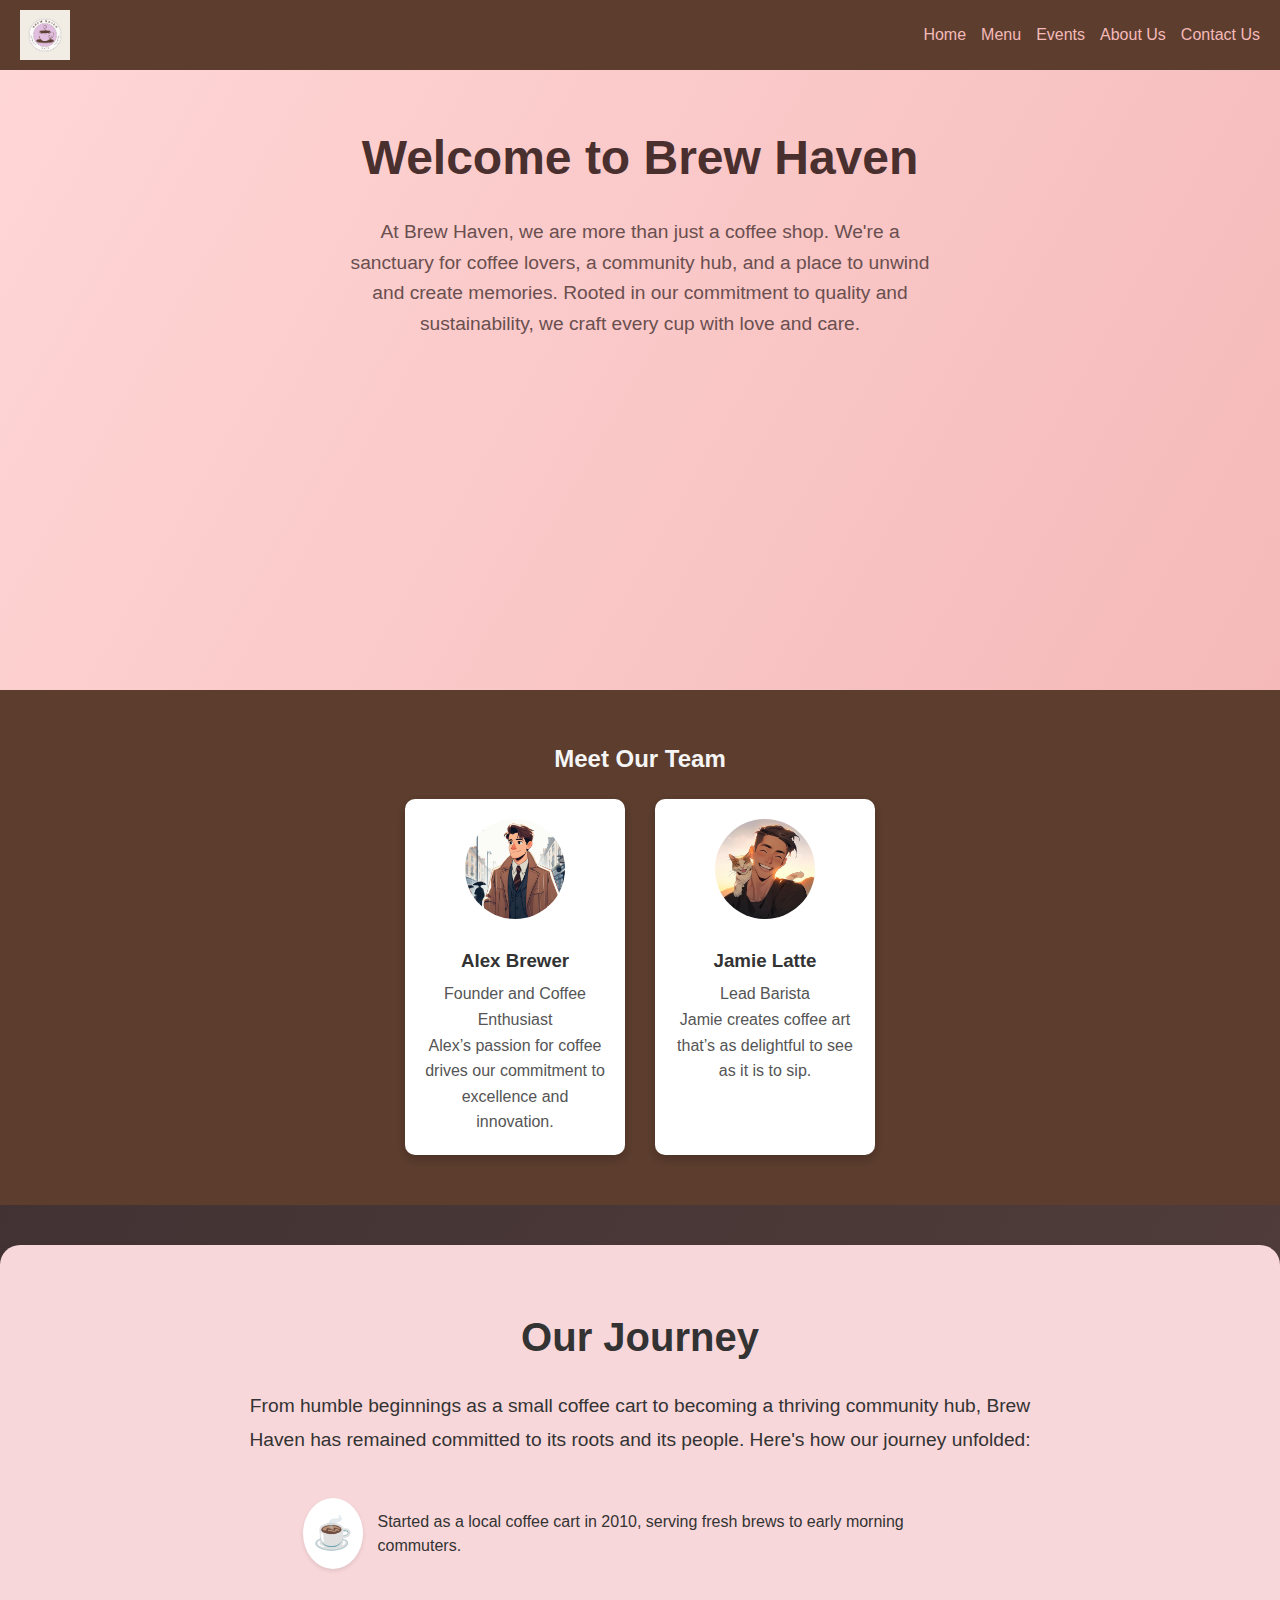
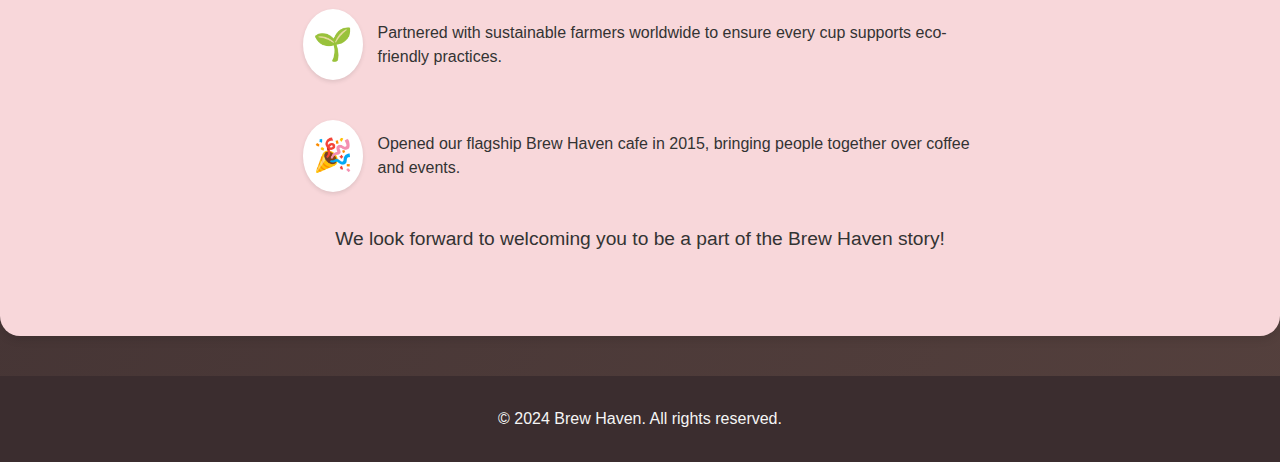
<file: about.html>
<!DOCTYPE html>
<html lang="en">
<head>
  <meta charset="UTF-8">
  <meta name="viewport" content="width=device-width, initial-scale=1.0">
  <title>About Us - Brew Haven</title>
  <link rel="stylesheet" href="styles.css">
    <link rel="stylesheet" href="about.css">

</head>
<body>
  <header>
  <div class="logo">
      <img src="images/logo.png" alt="Brew Haven Logo">
    </div>
    <nav>
      <ul class="nav-links">
        <li><a href="index.html">Home</a></li>
        <li><a href="menu.html">Menu</a></li>
        <li><a href="events.html">Events</a></li>
        <li><a href="about.html">About Us</a></li>
        <li><a href="contact.html">Contact Us</a></li>
      </ul>
    </nav>
  </header>

  <main>
    <!-- Hero Section -->
    <section class="about-hero">
      <div class="text-content">
        <h1>Welcome to Brew Haven</h1>
        <p>At Brew Haven, we are more than just a coffee shop. We're a sanctuary for coffee lovers, a community hub, and a place to unwind and create memories. Rooted in our commitment to quality and sustainability, we craft every cup with love and care.</p>
      </div>
      <div class="image-content">
        <img src="images/coffee-hero.jpeg" alt="Brew Haven Coffee Shop" class="coffee-image fade-in">
      </div>
    </section>

    <!-- Team Section -->
    <section class="team">
      <h2>Meet Our Team</h2>
      <div class="team-container">
        <div class="team-member lightbox">
          <img src="images/team-member1.jpeg" alt="Founder">
          <div class="team-text">
            <h3>Alex Brewer</h3>
            <p>Founder and Coffee Enthusiast</p>
            <p>Alex’s passion for coffee drives our commitment to excellence and innovation.</p>
          </div>
        </div>
        <div class="team-member lightbox">
          <img src="images/team-member2.jpeg" alt="Barista">
          <div class="team-text">
            <h3>Jamie Latte</h3>
            <p>Lead Barista</p>
            <p>Jamie creates coffee art that’s as delightful to see as it is to sip.</p>
          </div>
        </div>
      </div>
    </section>

    <!-- Journey Section -->
    <section class="our-journey">
  <h2>Our Journey</h2>
  <p>
    From humble beginnings as a small coffee cart to becoming a thriving community hub, Brew Haven has remained committed to its roots and its people. Here's how our journey unfolded:
  </p>
  <div class="journey-milestones">
    <div class="journey-milestone">
      <div class="milestone-icon">☕</div>
      <div class="milestone-description">
        Started as a local coffee cart in 2010, serving fresh brews to early morning commuters.
      </div>
    </div>
    <div class="journey-milestone">
      <div class="milestone-icon">🌱</div>
      <div class="milestone-description">
        Partnered with sustainable farmers worldwide to ensure every cup supports eco-friendly practices.
      </div>
    </div>
    <div class="journey-milestone">
      <div class="milestone-icon">🎉</div>
      <div class="milestone-description">
        Opened our flagship Brew Haven cafe in 2015, bringing people together over coffee and events.
      </div>
    </div>
  </div>
  <p>We look forward to welcoming you to be a part of the Brew Haven story!</p>
</section>

  </main>

  <footer>
    <p>© 2024 Brew Haven. All rights reserved.</p>
  </footer>
</body>
</html>
</file>
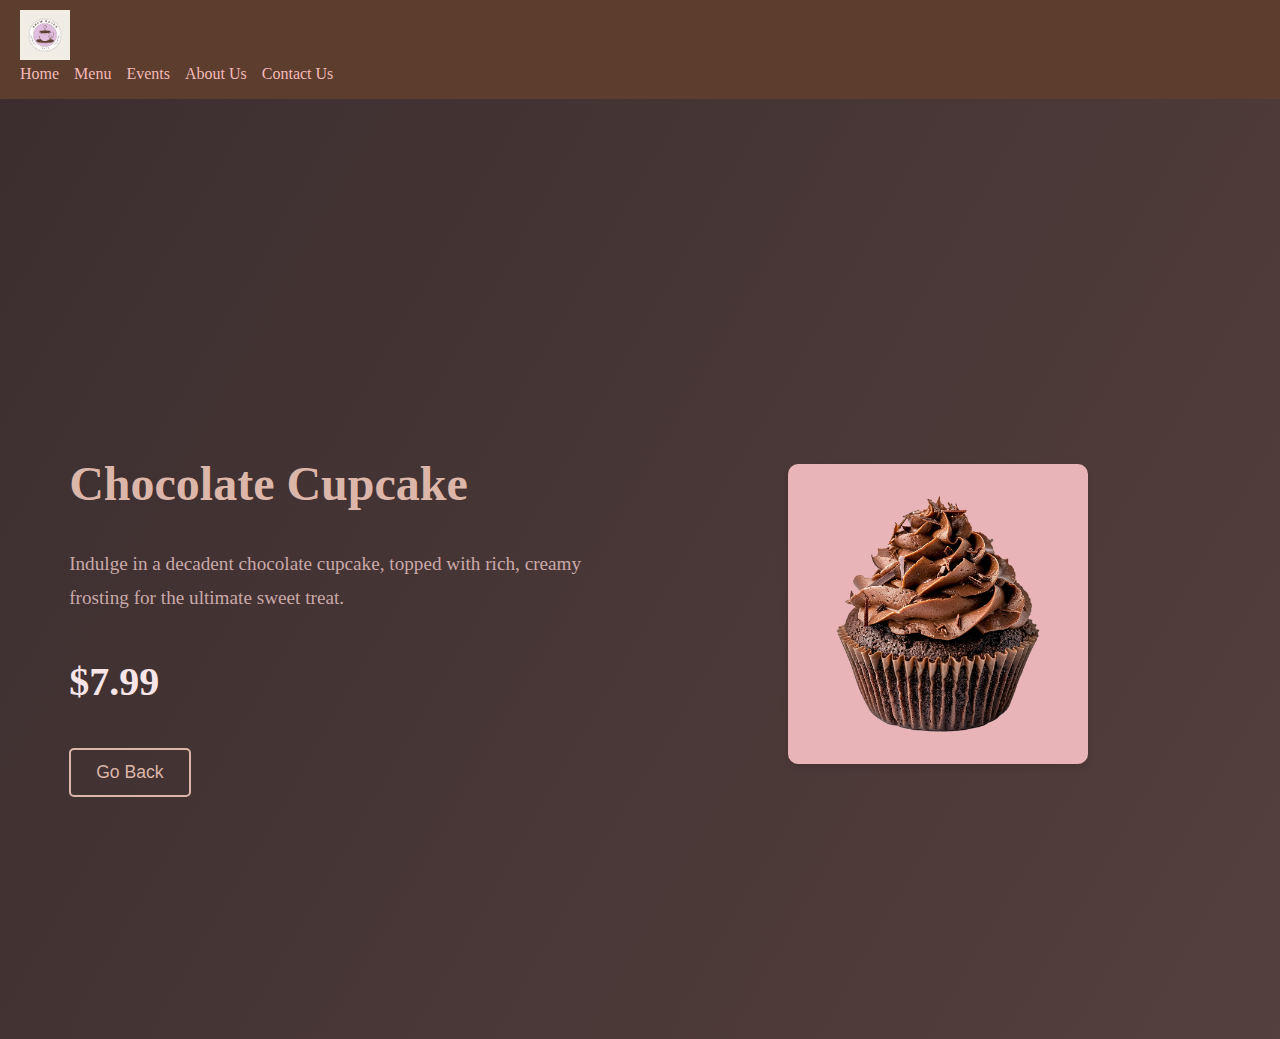
<file: chocolate-details.html>
<!DOCTYPE html>
<html lang="en">
<head>
  <meta charset="UTF-8">
  <meta name="viewport" content="width=device-width, initial-scale=1.0">
  <title>Chocolate Cupcake</title>
  <link rel="stylesheet" href="styles.css">
  <link rel="stylesheet" href="details.css">
</head>
<body>
  <header>
  <div class="logo">
      <img src="images/logo.png" alt="Brew Haven Logo">
    <nav>
      <ul class="nav-links">
        <li><a href="index.html">Home</a></li>
        <li><a href="menu.html">Menu</a></li>
        <li><a href="events.html">Events</a></li>
        <li><a href="about.html">About Us</a></li>
        <li><a href="contact.html">Contact Us</a></li>
      </ul>
    </nav>
  </header>
  <main class="drink-details">
    <div class="details-wrapper">
      <div class="details-content">
        <h1>Chocolate Cupcake</h1>
        <p>
          Indulge in a decadent chocolate cupcake, topped with rich, creamy frosting for the ultimate sweet treat.
        </p>
        <h2>$7.99</h2>
        <div class="button-group">
          <button class="btn btn-secondary" id="back-button">Go Back</button>
        </div>
      </div>
      <div class="details-image">
        <img src="images/food1.png" alt="Chocolate Cupcake">
      </div>
    </div>
  </main>
  <script>
  // JavaScript to dynamically set the "Back" button functionality
    document.addEventListener('DOMContentLoaded', () => {
  const backButton = document.getElementById('back-button');

  backButton.textContent = 'Go Back';
  backButton.onclick = () => {
    if (history.length > 1) {
      history.back(); // Navigate to the previous page in the browser's history
    } else {
      location.href = 'index.html'; // Fallback if no history is available
    }
  };
});

  </script>
</body>
</html>
</file>
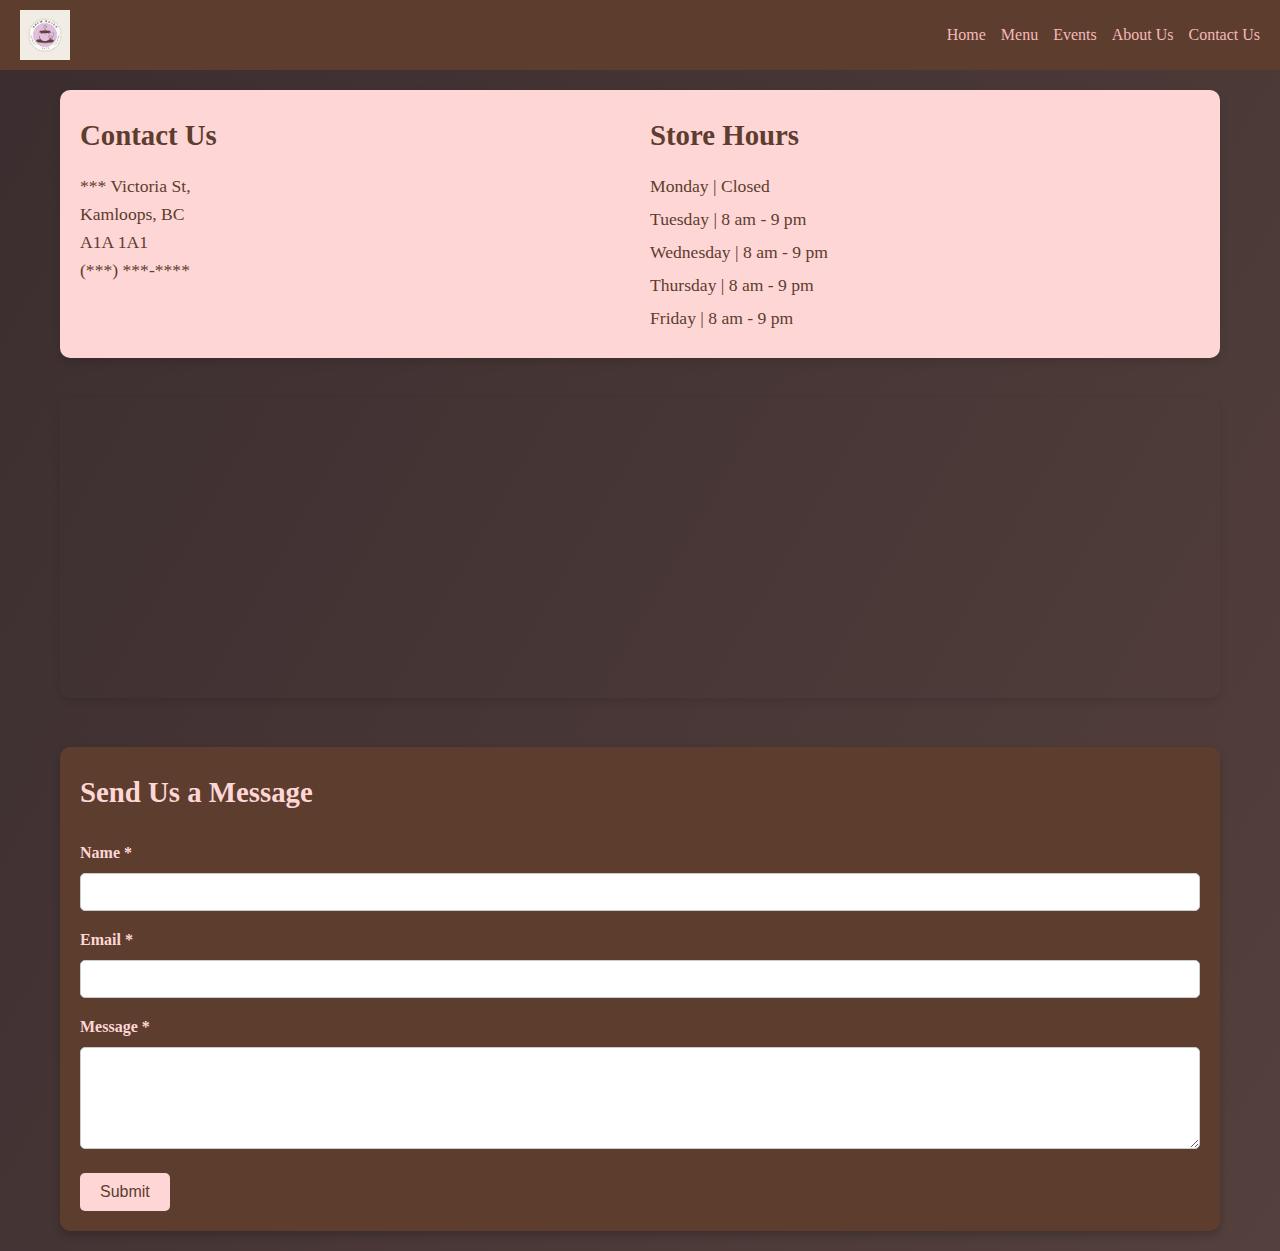
<file: contact.html>
<!DOCTYPE html>
<html lang="en">
<head>
  <meta charset="UTF-8">
  <meta name="viewport" content="width=device-width, initial-scale=1.0">
  <title>Contact Us</title>
  <link rel="stylesheet" href="styles.css">
  <link rel="stylesheet" href="contact.css">
</head>
<body>
  <header>
  <div class="logo">
      <img src="images/logo.png" alt="Brew Haven Logo">
    </div>
    <nav>
      <ul class="nav-links">
        <li><a href="index.html">Home</a></li>
        <li><a href="menu.html">Menu</a></li>
        <li><a href="events.html">Events</a></li>
        <li><a href="about.html">About Us</a></li>
        <li><a href="contact.html">Contact Us</a></li>
      </ul>
    </nav>
  </header>

  <main class="contact-page">
    <!-- Contact Info -->
    <section class="contact-info">
      <div class="info-box">
        <h2>Contact Us</h2>
        <p>*** Victoria St,<br> Kamloops, BC<br> A1A 1A1</p>
        <p>(***) ***-****</p>
      </div>
      <div class="info-box">
        <h2>Store Hours</h2>
        <ul>
          <li>Monday | Closed</li>
          <li>Tuesday | 8 am - 9 pm</li>
          <li>Wednesday | 8 am - 9 pm</li>
          <li>Thursday | 8 am - 9 pm</li>
          <li>Friday | 8 am - 9 pm</li>
        </ul>
      </div>
    </section>

    <!-- Map -->
    <section class="map-section">
      <iframe
        src="https://www.google.com/maps/embed?pb=!1m18!1m12!1m3!1d2605.707362887317!2d-120.3349878!3d50.6761495!2m3!1f0!2f0!3f0!3m2!1i1024!2i768!4f13.1!3m3!1m2!1s0x537e2c4de02a1e35%3A0xbde4608c4efb8e5a!2sThe%20Art%20We%20Are%20Cafe!5e0!3m2!1sen!2sca!4v1692673674551!5m2!1sen!2sca"
        width="100%" height="300" style="border:0;" allowfullscreen="" loading="lazy"></iframe>
    </section>

    <!-- Contact Form -->
    <section class="contact-form">
      <form action="#" method="POST">
        <h2>Send Us a Message</h2>
        <div class="form-group">
          <label for="name">Name *</label>
          <input type="text" id="name" name="name" required>
        </div>
        <div class="form-group">
          <label for="email">Email *</label>
          <input type="email" id="email" name="email" required>
        </div>
        <div class="form-group">
          <label for="message">Message *</label>
          <textarea id="message" name="message" rows="5" required></textarea>
        </div>
        <button type="submit">Submit</button>
      </form>
    </section>
  </main>
</body>
</html>
</file>
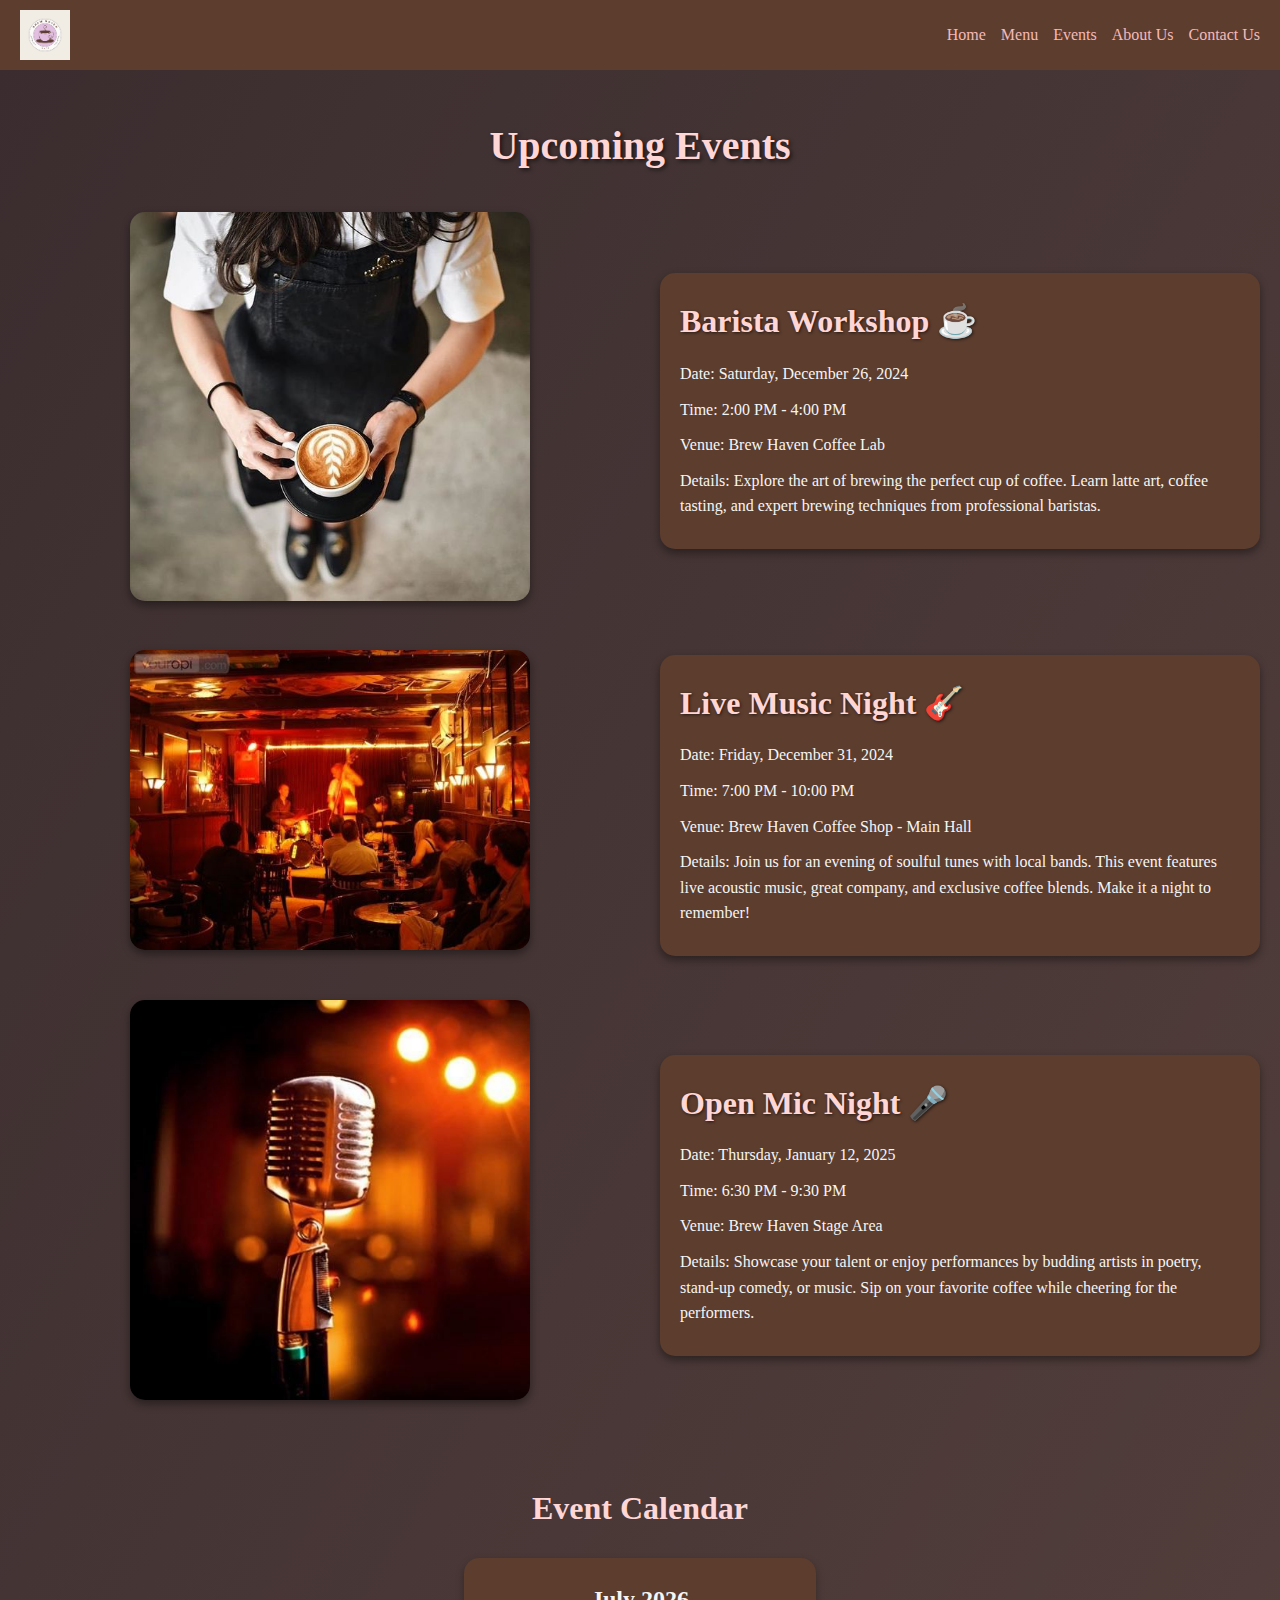
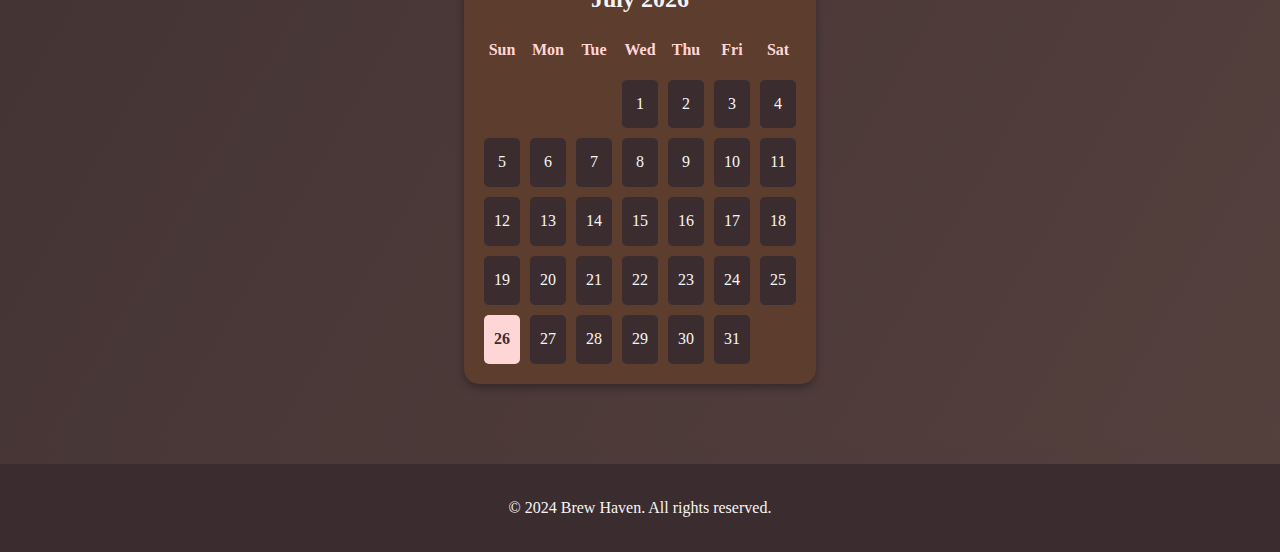
<file: events.html>
<!DOCTYPE html>
<html lang="en">
<head>
  <meta charset="UTF-8">
  <meta name="viewport" content="width=device-width, initial-scale=1.0">
  <title>Events - Brew Haven</title>
  <link rel="stylesheet" href="styles.css">
  <link rel="stylesheet" href="events.css">
</head>
<body>
  <header>
  <div class="logo">
      <img src="images/logo.png" alt="Brew Haven Logo">
    </div>
    <nav>
      <ul class="nav-links">
        <li><a href="index.html">Home</a></li>
        <li><a href="menu.html">Menu</a></li>
        <li><a href="events.html">Events</a></li>
        <li><a href="about.html">About Us</a></li>
        <li><a href="contact.html">Contact Us</a></li>
      </ul>
    </nav>
  </header>

  <main class="events-container">
    <h1 class="events-heading">Upcoming Events</h1>

    <!-- Event 1 -->
    <div class="event-row">
      <div class="event-image">
        <img src="images/barista-workshop.jpeg" alt="Live Music Night">
      </div>
      <div class="event-details">
	  <h2>Barista Workshop ☕</h2>
        <p>Date: Saturday, December 26, 2024</p>
        <p>Time: 2:00 PM - 4:00 PM</p>
        <p>Venue: Brew Haven Coffee Lab</p>
        <p>Details: Explore the art of brewing the perfect cup of coffee. Learn latte art, coffee tasting, and expert brewing techniques from professional baristas.</p>
      </div>
    </div>

    <!-- Event 2 -->
    <div class="event-row reverse">
      <div class="event-details">
        <h2>Live Music Night 🎸</h2>
        <p>Date: Friday, December 31, 2024</p>
        <p>Time: 7:00 PM - 10:00 PM</p>
        <p>Venue: Brew Haven Coffee Shop - Main Hall</p>
        <p>Details: Join us for an evening of soulful tunes with local bands. This event features live acoustic music, great company, and exclusive coffee blends. Make it a night to remember!</p>
      </div>
      <div class="event-image">
        <img src="images/music-event.jpeg" alt="Barista Workshop">
      </div>
    </div>

    <!-- Event 3 -->
    <div class="event-row">
      <div class="event-image">
        <img src="images/open-mic.jpeg" alt="Open Mic Night">
      </div>
      <div class="event-details">
        <h2>Open Mic Night 🎤</h2>
        <p>Date: Thursday, January 12, 2025</p>
        <p>Time: 6:30 PM - 9:30 PM</p>
        <p>Venue: Brew Haven Stage Area</p>
        <p>Details: Showcase your talent or enjoy performances by budding artists in poetry, stand-up comedy, or music. Sip on your favorite coffee while cheering for the performers.</p>
      </div>
    </div>
	<section class="calendar-section">
  <h2 class="calendar-heading">Event Calendar</h2>
  <div id="event-calendar" class="calendar"></div>
</section>

  </main>

  <footer>
    <p>© 2024 Brew Haven. All rights reserved.</p>
  </footer>
  <script>
  document.addEventListener('DOMContentLoaded', function () {
  // Dates for highlighting
  const events = [
    { date: '2024-12-31', title: 'Live Music Night 🎸' },
    { date: '2024-12-26', title: 'Barista Workshop ☕' },
    { date: '2025-01-012', title: 'Open Mic Night 🎤' },
  ];

  const calendarContainer = document.getElementById('event-calendar');
  const currentDate = new Date();
  const currentYear = currentDate.getFullYear();
  const currentMonth = currentDate.getMonth();

  // Helper function to create the calendar
  function createCalendar(year, month) {
    const firstDay = new Date(year, month, 1).getDay(); // Day of the week for the 1st
    const daysInMonth = new Date(year, month + 1, 0).getDate(); // Total days in the month

    // Get the event dates for this month
    const eventDates = events.map(e => new Date(e.date).toISOString().split('T')[0]);

    // Header
    const monthNames = [
      'January', 'February', 'March', 'April', 'May', 'June',
      'July', 'August', 'September', 'October', 'November', 'December',
    ];
    calendarContainer.innerHTML = `
      <div class="calendar-header">
        <h3>${monthNames[month]} ${year}</h3>
      </div>
      <div class="calendar-grid">
        <div class="day-name">Sun</div>
        <div class="day-name">Mon</div>
        <div class="day-name">Tue</div>
        <div class="day-name">Wed</div>
        <div class="day-name">Thu</div>
        <div class="day-name">Fri</div>
        <div class="day-name">Sat</div>
      </div>
    `;

    // Generate calendar days
    const calendarGrid = calendarContainer.querySelector('.calendar-grid');
    for (let i = 0; i < firstDay; i++) {
      const emptyCell = document.createElement('div');
      emptyCell.classList.add('day', 'empty');
      calendarGrid.appendChild(emptyCell);
    }

    for (let day = 1; day <= daysInMonth; day++) {
      const dayCell = document.createElement('div');
      dayCell.classList.add('day');
      const dateString = `${year}-${String(month + 1).padStart(2, '0')}-${String(day).padStart(2, '0')}`;

      // Highlight current date
      if (dateString === currentDate.toISOString().split('T')[0]) {
        dayCell.classList.add('current-date');
      }

      // Highlight event dates
      if (eventDates.includes(dateString)) {
        dayCell.classList.add('event-date');
        const event = events.find(e => e.date === dateString);
        dayCell.dataset.tooltip = event.title;
      }

      dayCell.textContent = day;
      calendarGrid.appendChild(dayCell);
    }
  }

  // Render the calendar for the current month and year
  createCalendar(currentYear, currentMonth);
});
</script>
</body>
</html>
</file>
<file: styles.css>
* {
  margin: 0;
  padding: 0;
  box-sizing: border-box;
}

body {
  font-family: 'Georgia', serif; 
  background: linear-gradient(120deg, #3b2d2f, #54403d); 
  color: #f5f5f5;
  line-height: 1.8; 
  overflow-x: hidden;

}

/* Header Styles */
header {
	z-index: 100;
  display: flex;
  justify-content: space-between;
  align-items: center;
  padding: 10px 20px;
  background-color: #5c3d2e;
}
/* logo Styles */
.logo img {
  height: 50px;
  width: auto;
  display: block;
}
/* navigation bar Styles */
.nav-links {
  list-style: none;
  display: flex;
  gap: 15px;
}

.nav-links li a {
  text-decoration: none;
  color: #f5b9b9;
  font-size: 16px;
  transition: color 0.3s ease;
}

.nav-links li a:hover {
  color: #f5b9b9;
}

/* Hero Section */
.hero-section {
  height: 100vh;
  display: flex;
  justify-content: space-between;
  align-items: center;
  padding: 50px;
  position: relative;
  z-index: 10; 
}

.text-content {
  max-width: 50%;
  z-index: 20;

}

.text-content h1 {
  font-size: 3.5rem; 
  color: #ffd6d6; 
  margin-bottom: 20px;
}

.text-content p {
  font-size: 1.2rem;
  color: #e5e5e5; 
  margin-bottom: 20px;
}

.text-content ul {
  margin-top: 20px;
  margin-left: 40px;
  list-style-type: disc;
  color: #ffd6d6;
}

.text-content ul li {
  margin-bottom: 10px;
  font-size: 1.2rem; 
  color: #f5f5f5;
}

/* Button Styles */
.button-group {
  display: flex;
  gap: 15px;
}

.btn {
  padding: 12px 25px; 
  font-size: 1.1rem;
  border-radius: 5px;
}

.btn-primary {
  background-color: transparent; 
  color: #dcb6a9; 
  border: 2px solid #dcb6a9; 
  padding: 10px 20px; 
  border-radius: 5px;
  text-decoration: none; 
  transition: background-color 0.3s ease, color 0.3s ease;
}

.btn-primary:hover {
  background-color: #dcb6a9;
  color: #5c3d2e;
}

.btn-secondary {
  background-color: transparent;
  color: #dcb6a9;
  border: 2px solid #dcb6a9;
  text-decoration: none;
}

.btn-secondary:hover {
  background-color: #dcb6a9;
  color: #5c3d2e;
}

/* Coffee Mug Image */
.image-content img {
  max-width: 450px;
  height: auto;
  margin-top: 20px;
  z-index: 20;
}

.fade-in {
  opacity: 0;
  transform: translateY(20px);
  animation: fadeIn 1s ease-out forwards;
}

@keyframes fadeIn {
  0% {
    opacity: 0;
    transform: translateY(20px);
  }
  100% {
    opacity: 1;
    transform: translateY(0);
  }
}

/* Specials-Recommendations Section */
.specials-section {
  display: flex;
  align-items: center;
  overflow: hidden;
  padding: 20px;
  position: relative;
}

.specials-container {
  display: flex;
  gap: 20px;
  overflow-x: scroll;
  scroll-behavior: smooth;
  padding: 20px 0;
}

.special {
  min-width: 400px;
  background: #5c3d2e;
  color: #5c3d2e;
  text-align: center;
  border-radius: 15px;
  box-shadow: 0 4px 6px rgba(0, 0, 0, 0.1);
  padding: 30px;
}

.special img {
  width: 320px;
  height: auto;
  border-radius: 10px;
  margin: 20px 0;
}

.special a {
  display: inline-block;
  margin-top: 15px;
  background-color: #7d4034;
  color: #f7e5e8;
  padding: 10px 20px;
  font-size: 1rem;
  border-radius: 5px;
  text-decoration: none;
  font-weight: bold;
  transition: background-color 0.3s ease, color 0.3s ease;
}

.special a:hover {
  background-color: #5c3d2e;
  color: #fff;
}
.specials-heading {
  font-size: 2rem; 
  font-weight: bold; 
  text-align: center; 
  color: #dcb6a9; 
  margin-bottom: 20px;
}
/* scrolling arrows Section */
.scroll-button {
  font-size: 2.5rem; 
  background: none; 
  border: none; 
  padding: 0; 
  margin: 0; 
  cursor: pointer; 
  display: inline; 
  transition: color 0.3s ease, transform 0.2s ease;
}

.scroll-button:hover {
  background-color: #dcb6a9; 
  color: #fff; 
  transform: scale(1.1); 
}

.scroll-button.left {
  position: absolute;
  left: 15px;
  top: 50%;
  color: #b4745a;
  transform: translateY(-50%);
}

.scroll-button.right {
  position: absolute;
  right: 15px; 
  color: #b4745a;
  top: 50%;
  transform: translateY(-50%);
}

.scroll-button.down {
  font-size: 2.5rem; 
  color: #dcb6a9; 
  display: flex;
  align-items: center;
  justify-content: center;
  cursor: pointer;
  position: absolute; 
  top: calc(100vh - 100px); 
  left: 50%; 
  transform: translateX(-50%); 
  z-index: 10; 
  transition: transform 0.3s ease, background-color 0.3s ease;
}

.scroll-button.down:hover {
  background-color: #f7e5e8; 
  color: #fff; 
  transform: scale(1.1); 
}

html {
  scroll-behavior: smooth;
}
/* Footer Styles */
footer {
  background-color: #3b2d2f;
  padding: 20px 10px;
  color: #f5f5f5;
  text-align: center;
  font-size: 1rem;
  margin-top: 20px;
}

footer p {
  margin: 10px 0;
}

footer a {
  color: #ffd6d6;
  text-decoration: none;
}

footer a:hover {
  text-decoration: underline;
}
/* Upcoming Events Section */
.upcoming-events {
  background-color: #3b2d2f; 
  color: #ffd6d6; 
  padding: 40px 20px;
  border-radius: 10px;
  box-shadow: 0 4px 8px rgba(0, 0, 0, 0.1);
  margin-top: 40px;
}

.upcoming-events h2 {
  font-size: 2rem;
  text-align: center;
  color: #ffd6d6;
  margin-bottom: 20px;
}

.event-container {
  display: flex;
  flex-wrap: wrap;
  gap: 20px;
  align-items: center;
  justify-content: center;
}

.event-image img {
  max-width: 300px;
  border-radius: 10px;
  box-shadow: 0 4px 8px rgba(0, 0, 0, 0.1);
}

.event-details {
  background-color: #5c3d2e; 
  color: #f5f5f5; 
  padding: 20px;
  border-radius: 10px;
  max-width: 600px;
  box-shadow: 0 4px 8px rgba(0, 0, 0, 0.2);
}

.event-details h3 {
  font-size: 1.5rem;
  margin-bottom: 15px;
}

.event-details .event-icon {
  font-size: 1.2rem;
  margin-left: 5px;
}

.event-details p {
  margin: 5px 0;
  font-size: 1.1rem;
  line-height: 1.6;
}

/* Mobile Styles */
@media (max-width: 768px) {
  
  
  .hero-section {
    flex-direction: column; 
    text-align: center; 
    padding: 20px;
  }

  .text-content {
    max-width: 100%;
    margin: 0 0 20px 0;
	text-align: center;
	
  }

  .image-content img {
    max-width: 80%; 
  }

  .specials-section {
    margin-top: 50px; 
  }

  .nav-links {
    display: flex;
    flex-direction: column; 
    align-items: center;    
    gap: 10px;              
    background-color: #5c3d2e; 
    padding: 20px 0;        
    width: 100%;            
  }

  .nav-links li a {
    font-size: 1.2rem; 
    padding: 10px 20px; 
    text-align: center; 
    border-radius: 5px; 
  }

  .nav-links li a:hover {
    background-color: #ffd6d6; 
    color: #5c3d2e; 
  }
  .scroll-button.down {
    display: none; 
  }
}

/* Small Devices */
@media (max-width: 480px) {
  .text-content h1 {
    font-size: 1.8rem;
  }

  .text-content p {
    font-size: 0.9rem;
  }

  .button-group .btn {
    font-size: 0.8rem;
    padding: 8px 15px;
  }

  .special img {
    width: 90%; 
    height: auto;
  }
  
}
</file>
<file: about.css>
body {
  margin: 0;
  font-family: 'Arial', sans-serif;
  line-height: 1.6;
  color: #f5f5f5;
}
/* About Page Specific Styles */
.about-hero {
  display: flex;
  flex-direction: column;
  align-items: center;
  text-align: center;
  padding: 50px;
  background: linear-gradient(120deg, #ffd6d6, #f5b9b9);
}

.about-hero h1 {
  color: #4a2f2f; 
  font-size: 3rem; 
}

.about-hero p {
  color: #6a4f4f; 
  font-size: 1.2rem;
  line-height: 1.6;
  margin-top: 10px;
  max-width: 800px; 
}

.coffee-image {
  max-width: 90%; 
  height: auto;
  margin-top: 30px;
  box-shadow: 0 4px 8px rgba(0, 0, 0, 0.2);
}
/* our journey styles */
.our-journey {
  padding: 60px 20px;
  text-align: center;
  background-color: #f8d7da; 
  color: #333333; 
  font-weight: normal;
  border-radius: 20px; 
  margin: 40px auto;
  box-shadow: 0 4px 8px rgba(0, 0, 0, 0.1); 
}

.our-journey h2 {
  font-size: 2.5rem;
  margin-bottom: 20px;
}

.our-journey p {
  max-width: 800px;
  margin: 10px auto 20px;
  font-size: 1.2rem;
  line-height: 1.8;
}


.our-journey .journey-milestones {
  display: flex;
  flex-direction: column;
  align-items: center;
  margin-top: 20px;
}

.our-journey .journey-milestone {
  display: flex;
  align-items: center;
  margin: 20px 0;
  text-align: left;
}

.our-journey .milestone-icon {
  font-size: 2rem;
  margin-right: 15px;
  color: #5c3d2e;
  background: #ffffff;
  border-radius: 50%;
  padding: 10px;
  box-shadow: 0 2px 4px rgba(0, 0, 0, 0.1);
}

.our-journey .milestone-description {
  color: #333333;
  font-size: 1rem;
  max-width: 600px;
  line-height: 1.5;
}

/* Section: Our Team */
.team {
  padding: 50px 20px;
  text-align: center;
  background-color: #5c3d2e;
}

.team h2 {
  margin-bottom: 20px;
}

.team-container {
  display: flex;
  justify-content: center;
  flex-wrap: wrap;
  gap: 30px;
}

.team-member {
  width: 220px;
  text-align: center;
  position: relative;
  background-color: #ffffff;
  padding: 20px;
  border-radius: 10px;
  box-shadow: 0 4px 8px rgba(0, 0, 0, 0.2);
}

.team-member img {
  width: 100px;
  height: 100px;
  border-radius: 50%;
  margin: 0 auto 10px;
}


.team-text h3 {
  color: #333333;
  margin: 10px 0 5px;
}

.team-text p {
  color: #555555;
}

@media (max-width: 768px) {
  .about-hero {
    padding: 20px;
  }

  .coffee-image {
    max-width: 95%;
  }
}
</file>
<file: details.css>
/* Drink Details Section */
.drink-details {
  display: flex;
  justify-content: center;
  align-items: center;
  height: calc(100vh - 60px);
  margin-top: 100px; 
  padding: 20px;
}

.details-wrapper {
  display: flex;
  gap: 50px;
  align-items: center;
  justify-content: center;
  max-width: 1200px;
  margin: 0 auto;
  flex-wrap: wrap;
}

.details-content {
  flex: 1;
  max-width: 50%;
}

.details-content h1 {
  font-size: 3rem;
  color: #dcb6a9;
  margin-bottom: 20px;
}

.details-content p {
  font-size: 1.2rem;
  color: #caa9a9;
  margin-bottom: 30px;
}

.details-content h2 {
  font-size: 2.5rem;
  color: #f7e5e8;
  margin-bottom: 30px;
}

.details-image {
  flex: 1;
  text-align: center;
}

.details-image img {
  max-width: 300px;
  height: auto;
  border-radius: 10px;
  box-shadow: 0 4px 6px rgba(0, 0, 0, 0.1);
  background-color: #E8B4B8;
}
/* mobile Section */
@media (max-width: 768px) {
  .drink-details {
    flex-direction: column;
    padding: 20px;
  }

  .details-wrapper {
    flex-direction: column;
    gap: 20px;
  }

  .details-content {
    max-width: 100%;
    text-align: center;
  }

  .details-content h1 {
    font-size: 1.8rem;
  }

  .details-content p {
    font-size: 1rem;
  }

  .details-content h2 {
    font-size: 1.5rem;
  }

  .details-image img {
    max-width: 90%;
  }
}

@media (max-width: 480px) {
  .details-content h1 {
    font-size: 1.5rem;
  }

  .details-content p {
    font-size: 0.9rem;
  }

  .details-content h2 {
    font-size: 1.2rem;
  }

  .details-wrapper {
    gap: 15px;
  }

  .details-image img {
    max-width: 100%;
  }
}
</file>
<file: contact.css>
/* Contact Page Layout */
.contact-page {
  display: flex;
  flex-direction: column;
  gap: 40px;
  max-width: 1200px;
  margin: 0 auto;
  padding: 20px;
}

/* Contact Info Section */
.contact-info {
  display: grid;
  grid-template-columns: 1fr 1fr;
  gap: 20px;
  background-color: #ffd6d6; 
  padding: 20px;
  border-radius: 10px;
  box-shadow: 0 4px 8px rgba(0, 0, 0, 0.1);
}

.info-box h2 {
  font-size: 1.8rem;
  color: #5c3d2e;
  margin-bottom: 10px;
}

.info-box p, .info-box ul {
  font-size: 1.1rem;
  color: #5c3d2e;
  line-height: 1.6;
}

.info-box ul {
  list-style: none;
  padding: 0;
}

.info-box ul li {
  margin-bottom: 5px;
}

/* Map Section */
.map-section iframe {
  border-radius: 10px;
  box-shadow: 0 4px 8px rgba(0, 0, 0, 0.1);
}

/* Form Section */
.contact-form {
  background-color: #5c3d2e; 
  padding: 20px;
  border-radius: 10px;
  box-shadow: 0 4px 8px rgba(0, 0, 0, 0.2);
}

.contact-form h2 {
  font-size: 1.8rem;
  color: #ffd6d6;
  margin-bottom: 20px;
}

.form-group {
  margin-bottom: 15px;
}

.form-group label {
  display: block;
  font-weight: bold;
  margin-bottom: 5px;
  color: #ffd6d6;
}

.form-group input, .form-group textarea {
  width: 100%;
  padding: 10px;
  border: 1px solid #ccc;
  border-radius: 5px;
  font-family: inherit;
}

button {
  background-color: #ffd6d6;
  color: #5c3d2e;
  padding: 10px 20px;
  border: none;
  border-radius: 5px;
  cursor: pointer;
  font-size: 1rem;
}

button:hover {
  background-color: #f5b9b9;
}
</file>
<file: events.css>
/* event styles */
.events-container {
  padding: 40px 20px;
  text-align: center;
  color: #f5f5f5;
  background: linear-gradient(120deg, #3b2d2f, #54403d);
}

.events-heading {
  font-size: 2.5rem;
  color: #ffd6d6;
  margin-bottom: 30px;
  text-shadow: 2px 2px 4px rgba(0, 0, 0, 0.6);
}

.event-row {
  display: flex;
  align-items: center;
  gap: 20px;
  margin-bottom: 40px;
  justify-content: space-between;
  flex-wrap: wrap;
}

.event-row.reverse {
  flex-direction: row-reverse;
}

.event-image {
  flex: 1;
  text-align: center;
  transition: transform 0.3s ease, filter 0.3s ease;
}

.event-image img {
  width: 90%;
  max-width: 400px;
  border-radius: 15px;
  box-shadow: 0 4px 8px rgba(0, 0, 0, 0.4);
  transition: transform 0.3s ease, filter 0.3s ease;
}

.event-image:hover img {
  transform: scale(1.05);
  filter: brightness(1.2) contrast(1.1);
}

.event-details {
  flex: 1;
  color: #f5f5f5;
  text-align: left;
  padding: 20px;
  background: #5c3d2e;
  border-radius: 15px;
  box-shadow: 0 4px 8px rgba(0, 0, 0, 0.4);
}

.event-details h2 {
  font-size: 2rem;
  color: #ffd6d6;
  margin-bottom: 10px;
  text-shadow: 1px 1px 3px rgba(0, 0, 0, 0.6);
}

.event-details p {
  font-size: 1rem;
  margin-bottom: 10px;
  line-height: 1.6;
}
/* calender styles */
.calendar-section {
  margin-top: 50px;
  text-align: center;
  padding: 20px;
}

.calendar-heading {
  font-size: 2rem;
  color: #ffd6d6; 
  margin-bottom: 20px;
}

.calendar {
  display: inline-block;
  background: #5c3d2e;
  padding: 20px;
  border-radius: 15px;
  box-shadow: 0 4px 8px rgba(0, 0, 0, 0.3);
}

.calendar-header {
  margin-bottom: 10px;
  color: #f5f5f5;
}

.calendar-header h3 {
  font-size: 1.5rem;
  margin-bottom: 10px;
}

.calendar-grid {
  display: grid;
  grid-template-columns: repeat(7, 1fr); 
  gap: 10px;
}

.day-name {
  font-weight: bold;
  color: #ffd6d6; 
  padding: 5px 0;
}

.day {
  padding: 10px;
  background: #3b2d2f;
  border-radius: 5px;
  text-align: center;
  transition: transform 0.3s ease, background-color 0.3s ease;
}

.day.empty {
  background: transparent;
}

.day:hover {
  background-color: #ffd6d6;
  color: #3b2d2f;
  transform: scale(1.1);
}

.current-date {
  background-color: #ffd6d6;
  color: #3b2d2f;
  font-weight: bold;
}

.event-date {
  background-color: #dcb6a9;
  color: #3b2d2f;
  font-weight: bold;
  border: 2px solid #3b2d2f;
}

.event-date:hover {
  background-color: #ffd6d6;
  color: #3b2d2f;
}

/* Tooltip styles */
.day.event-date {
  position: relative;
  cursor: pointer;
}

.day.event-date::after {
  content: attr(data-tooltip); /* Get the tooltip text from data-tooltip attribute */
  position: absolute;
  bottom: 120%; 
  left: 50%;
  transform: translateX(-50%);
  background: #ffd6d6; 
  color: #3b2d2f; 
  padding: 5px 10px;
  border-radius: 5px;
  font-size: 0.9rem;
  white-space: nowrap; 
  box-shadow: 0 2px 4px rgba(0, 0, 0, 0.2);
  opacity: 0;
  visibility: hidden;
  transition: opacity 0.2s ease, transform 0.2s ease;
}

.day.event-date:hover::after {
  opacity: 1;
  visibility: visible;
  transform: translateX(-50%) translateY(-5px); 
}

@media (max-width: 768px) {
  .event-row {
    flex-direction: column;
    gap: 15px;
  }
  .event-row.reverse {
    flex-direction: column;
  }
  .event-details {
    text-align: center;
  }
}
</file>
